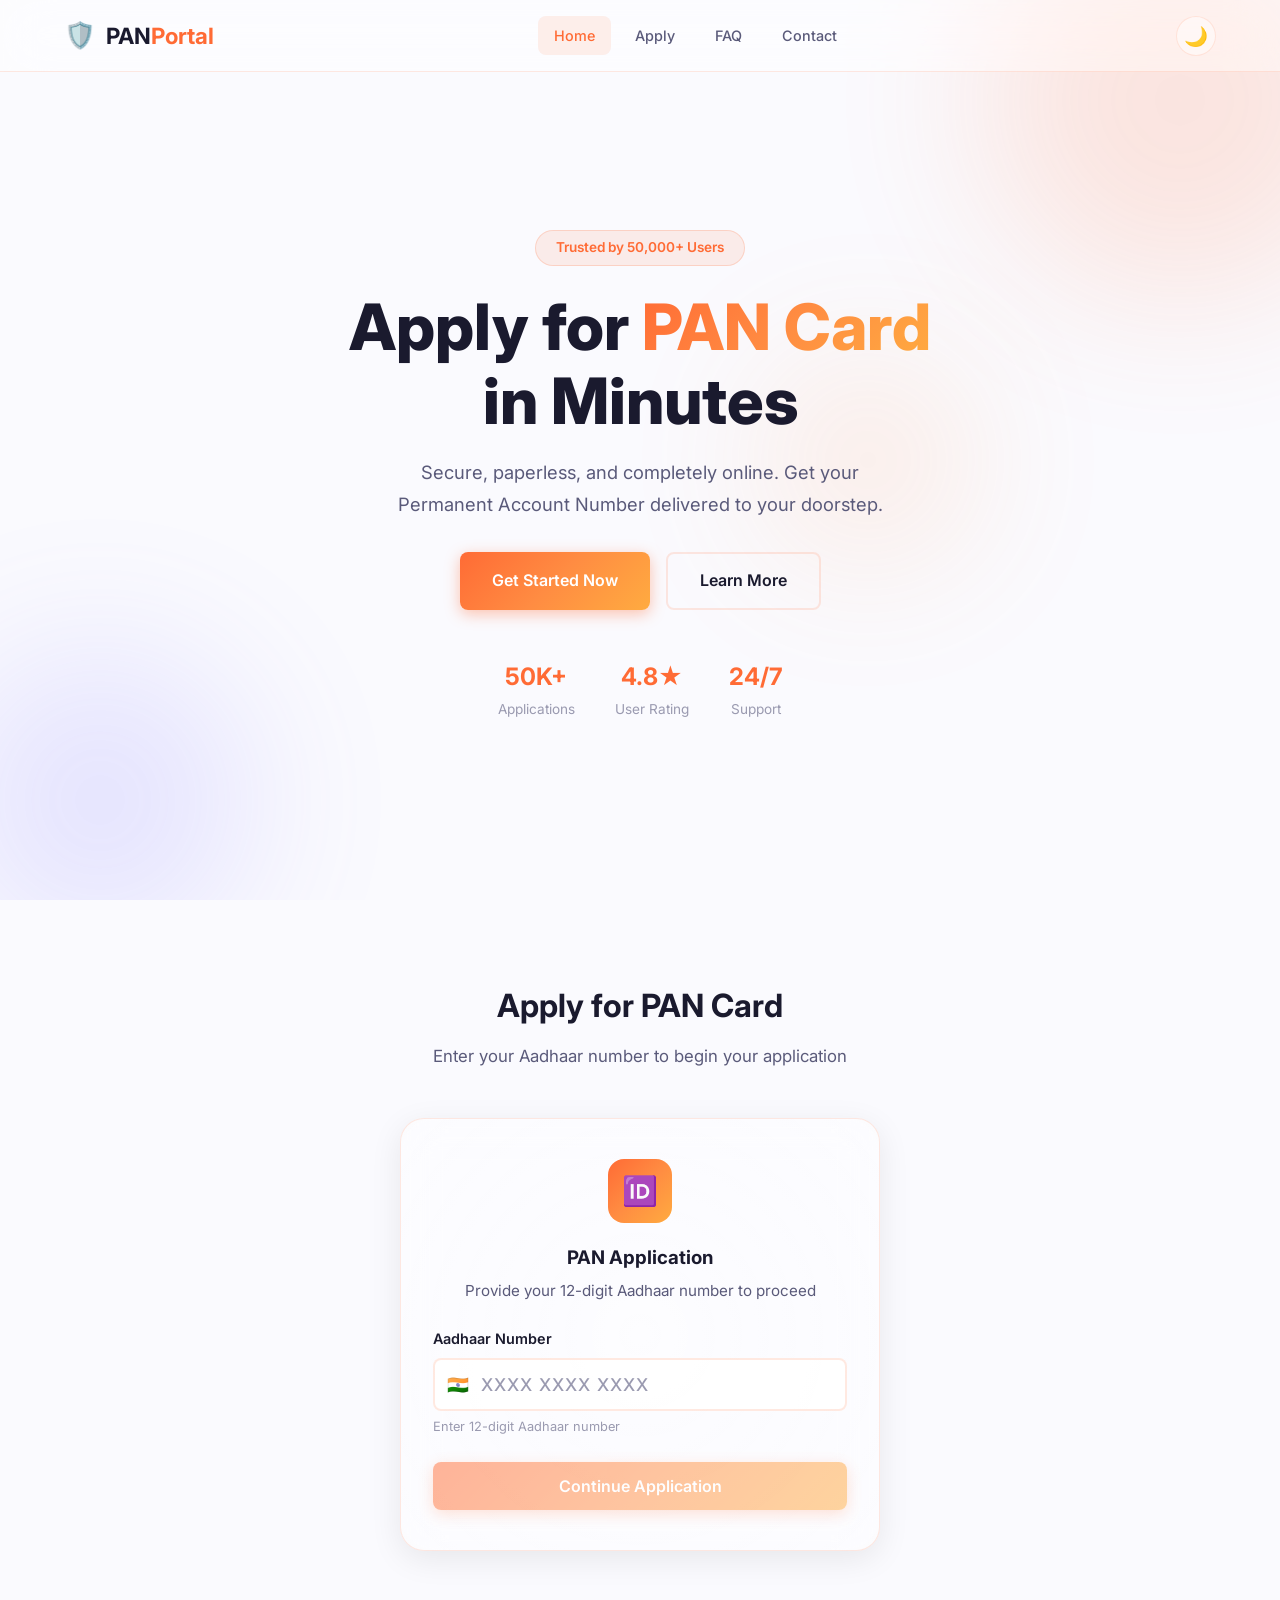
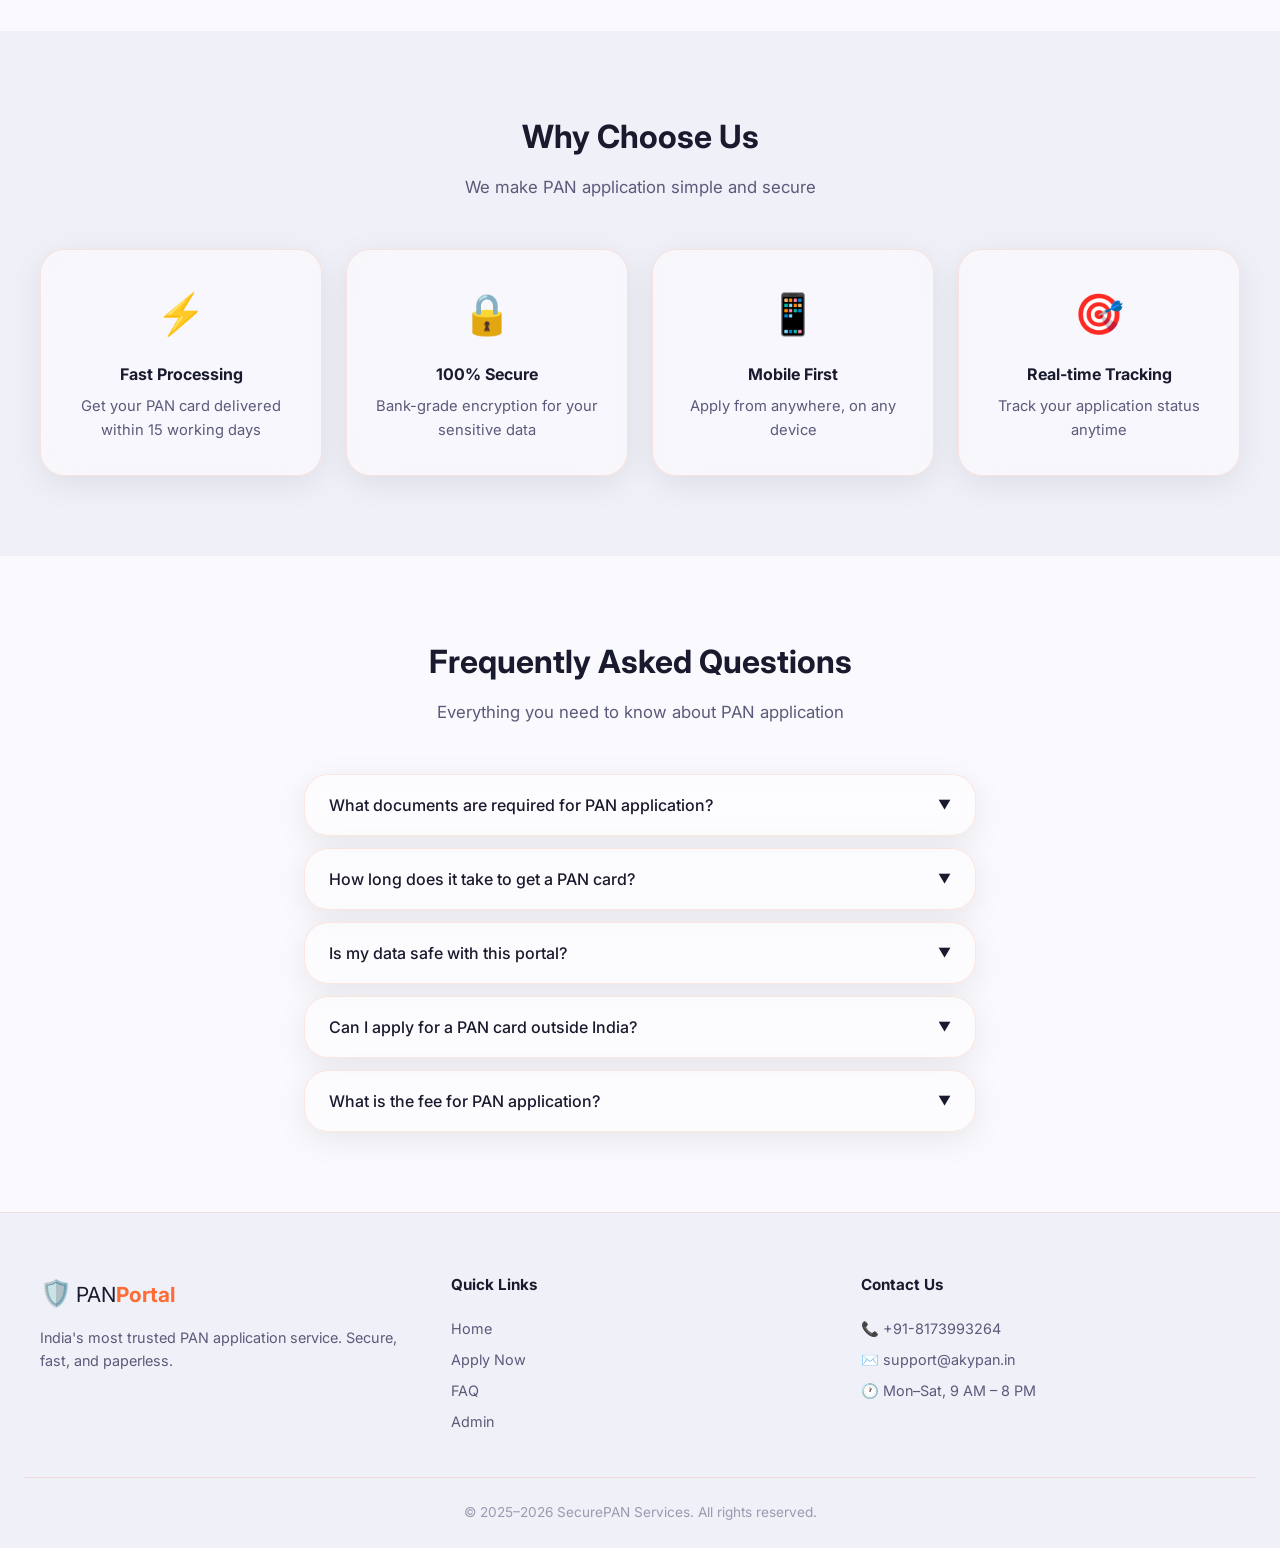
<file: index.html>
<!DOCTYPE html>
<html lang="en">
<head>
  <meta charset="UTF-8" />
  <meta name="viewport" content="width=device-width, initial-scale=1.0, maximum-scale=1.0, user-scalable=no" />
  <meta name="theme-color" content="#FF6B35" />
  <meta name="description" content="Apply for PAN Card online – Secure, fast, and reliable PAN Service Portal by SecurePAN Services." />
  <meta name="keywords" content="PAN card, apply PAN, PAN service, income tax, Aadhaar PAN link" />
  <meta name="author" content="SecurePAN Services" />
  <meta property="og:title" content="PAN Service Portal – Apply Online" />
  <meta property="og:description" content="Secure, fast, and reliable PAN application service." />
  <meta property="og:type" content="website" />

  <link rel="manifest" href="manifest.json" />
  <link rel="apple-touch-icon" href="assets/icon-192.png" />
  <meta name="apple-mobile-web-app-capable" content="yes" />
  <meta name="apple-mobile-web-app-status-bar-style" content="default" />

  <title>PAN Service Portal – Apply Online</title>
  
  <!-- Preload critical assets -->
  <link rel="preload" href="style.css" as="style" />
  <link rel="preload" href="config.js" as="script" />
  <link rel="preload" href="https://fonts.googleapis.com/css2?family=Inter:wght@300;400;500;600;700;800&display=swap" as="style" />

  <link rel="stylesheet" href="style.css" />
  <link href="https://fonts.googleapis.com/css2?family=Inter:wght@300;400;500;600;700;800&display=swap" rel="stylesheet" />
  
  <!-- Inline critical CSS for FOUC prevention -->
  <style>
    body { font-family: 'Inter', sans-serif; margin: 0; padding: 0; background: var(--bg-primary); color: var(--text-primary); transition: background 0.3s ease, color 0.3s ease; }
    .hidden { display: none !important; }
    #global-loader { position: fixed; inset: 0; z-index: 99999; display: flex; align-items: center; justify-content: center; background: var(--bg-primary); }
  </style>
</head>
<body>
  <!-- ═══ GLOBAL LOADER ═══ -->
  <div id="global-loader" class="loader-active">
    <div class="spinner-orange"></div>
  </div>

  <!-- ═══ TOAST CONTAINER ═══ -->
  <div id="toast-container" aria-live="polite" aria-atomic="true"></div>

  <!-- ═══ STICKY HEADER ═══ -->
  <header id="main-header" class="header-glass">
    <div class="header-inner">
      <div class="brand">
        <span class="brand-icon">🛡️</span>
        <span class="brand-text">PAN<b>Portal</b></span>
      </div>
      <nav class="header-nav" id="header-nav">
        <a href="#home" class="nav-link active">Home</a>
        <a href="#apply" class="nav-link">Apply</a>
        <a href="#faq" class="nav-link">FAQ</a>
        <a href="#contact" class="nav-link">Contact</a>
      </nav>
      <div class="header-actions">
        <button id="theme-toggle" class="btn-icon" aria-label="Toggle dark mode">
          <span class="icon-moon">🌙</span>
          <span class="icon-sun hidden">☀️</span>
        </button>
        <button class="btn-icon hamburger" id="hamburger" aria-label="Menu">
          <span></span><span></span><span></span>
        </button>
      </div>
    </div>
  </header>

  <main>
    <!-- ═══ HERO SECTION ═══ -->
    <section id="home" class="hero-section">
      <div class="hero-bg-shapes">
        <div class="shape shape-1"></div>
        <div class="shape shape-2"></div>
        <div class="shape shape-3"></div>
      </div>
      <div class="hero-content fade-in-up">
        <div class="hero-badge">Trusted by 50,000+ Users</div>
        <h1 class="hero-title">Apply for <span class="text-gradient">PAN Card</span><br />in Minutes</h1>
        <p class="hero-subtitle">Secure, paperless, and completely online. Get your Permanent Account Number delivered to your doorstep.</p>
        <div class="hero-cta">
          <a href="#apply" class="btn btn-primary btn-glow">Get Started Now</a>
          <a href="#faq" class="btn btn-outline">Learn More</a>
        </div>
        <div class="hero-stats">
          <div class="stat-item"><span class="stat-num">50K+</span><span class="stat-label">Applications</span></div>
          <div class="stat-item"><span class="stat-num">4.8★</span><span class="stat-label">User Rating</span></div>
          <div class="stat-item"><span class="stat-num">24/7</span><span class="stat-label">Support</span></div>
        </div>
      </div>
    </section>

    <!-- ═══ APPLY SECTION ═══ -->
    <section id="apply" class="apply-section">
      <div class="section-header fade-in-up">
        <h2>Apply for PAN Card</h2>
        <p>Enter your Aadhaar number to begin your application</p>
      </div>

      <div class="apply-card glass-card fade-in-up">
        <div class="card-shine"></div>
        <div class="card-content">
          <div class="card-icon-wrapper">
            <span class="card-icon">🆔</span>
          </div>
          <h3>PAN Application</h3>
          <p class="card-desc">Provide your 12-digit Aadhaar number to proceed</p>

          <form id="pan-form" novalidate autocomplete="off">
            <div class="input-group">
              <label for="aadhaar">Aadhaar Number</label>
              <div class="input-wrapper">
                <span class="input-prefix">🇮🇳</span>
                <input
                  type="text"
                  id="aadhaar"
                  name="aadhaar"
                  inputmode="numeric"
                  maxlength="14"
                  placeholder="XXXX XXXX XXXX"
                  required
                  autocomplete="off"
                />
                <span class="input-suffix valid-icon hidden">✓</span>
                <span class="input-suffix error-icon hidden">✗</span>
              </div>
              <span class="input-hint">Enter 12-digit Aadhaar number</span>
              <span class="input-error hidden">Invalid Aadhaar number</span>
            </div>

            <button type="submit" id="submit-btn" class="btn btn-primary btn-full btn-glow" disabled>
              <span class="btn-text">Continue Application</span>
              <span class="btn-loader hidden">
                <span class="spinner-sm"></span> Processing...
              </span>
            </button>
          </form>

          <div id="result-container" class="hidden">
            <div class="result-card success">
              <span class="result-icon">✅</span>
              <h4>Application Submitted!</h4>
              <p id="result-message">Your PAN application reference number is <strong id="ref-number">—</strong></p>
            </div>
            <div class="result-card error hidden">
              <span class="result-icon">❌</span>
              <h4>Submission Failed</h4>
              <p id="error-message">Please try again later.</p>
            </div>
          </div>
        </div>
      </div>

      <!-- Skeleton loader shown while API call is in-flight -->
      <div id="skeleton-loader" class="skeleton-card glass-card hidden">
        <div class="skeleton-line skeleton-icon"></div>
        <div class="skeleton-line skeleton-text-short"></div>
        <div class="skeleton-line skeleton-text-long"></div>
        <div class="skeleton-line skeleton-input"></div>
        <div class="skeleton-line skeleton-btn"></div>
      </div>
    </section>

    <!-- ═══ FEATURES SECTION ═══ -->
    <section class="features-section">
      <div class="section-header fade-in-up">
        <h2>Why Choose Us</h2>
        <p>We make PAN application simple and secure</p>
      </div>
      <div class="features-grid">
        <div class="feature-card glass-card fade-in-up">
          <span class="feature-icon">⚡</span>
          <h4>Fast Processing</h4>
          <p>Get your PAN card delivered within 15 working days</p>
        </div>
        <div class="feature-card glass-card fade-in-up">
          <span class="feature-icon">🔒</span>
          <h4>100% Secure</h4>
          <p>Bank-grade encryption for your sensitive data</p>
        </div>
        <div class="feature-card glass-card fade-in-up">
          <span class="feature-icon">📱</span>
          <h4>Mobile First</h4>
          <p>Apply from anywhere, on any device</p>
        </div>
        <div class="feature-card glass-card fade-in-up">
          <span class="feature-icon">🎯</span>
          <h4>Real-time Tracking</h4>
          <p>Track your application status anytime</p>
        </div>
      </div>
    </section>

    <!-- ═══ FAQ SECTION ═══ -->
    <section id="faq" class="faq-section">
      <div class="section-header fade-in-up">
        <h2>Frequently Asked Questions</h2>
        <p>Everything you need to know about PAN application</p>
      </div>
      <div class="faq-list" id="faq-list">
        <div class="faq-item glass-card fade-in-up">
          <button class="faq-question" aria-expanded="false">
            <span>What documents are required for PAN application?</span>
            <span class="faq-arrow">▼</span>
          </button>
          <div class="faq-answer">
            <p>You need your Aadhaar card, proof of address (utility bill, bank statement, etc.), and a recent passport-size photograph. The process is completely digital with Aadhaar-based eKYC.</p>
          </div>
        </div>
        <div class="faq-item glass-card fade-in-up">
          <button class="faq-question" aria-expanded="false">
            <span>How long does it take to get a PAN card?</span>
            <span class="faq-arrow">▼</span>
          </button>
          <div class="faq-answer">
            <p>PAN cards are typically dispatched within 15 working days from the date of successful application submission. You can track your application status in real-time.</p>
          </div>
        </div>
        <div class="faq-item glass-card fade-in-up">
          <button class="faq-question" aria-expanded="false">
            <span>Is my data safe with this portal?</span>
            <span class="faq-arrow">▼</span>
          </button>
          <div class="faq-answer">
            <p>Absolutely. We use 256-bit SSL encryption, follow strict data protection protocols, and never share your information with third parties without your consent.</p>
          </div>
        </div>
        <div class="faq-item glass-card fade-in-up">
          <button class="faq-question" aria-expanded="false">
            <span>Can I apply for a PAN card outside India?</span>
            <span class="faq-arrow">▼</span>
          </button>
          <div class="faq-answer">
            <p>Yes, NRI/OCI applicants can apply for a PAN card. Additional documents such as a copy of the passport and overseas address proof are required.</p>
          </div>
        </div>
        <div class="faq-item glass-card fade-in-up">
          <button class="faq-question" aria-expanded="false">
            <span>What is the fee for PAN application?</span>
            <span class="faq-arrow">▼</span>
          </button>
          <div class="faq-answer">
            <p>For Indian residents, the fee is ₹110 (including GST). For NRI/OCI applicants, the fee is ₹1,020 (including GST). Payment can be made via UPI, Net Banking, or Card.</p>
          </div>
        </div>
      </div>
    </section>

    <!-- ═══ CONTACT / FOOTER ═══ -->
    <footer id="contact" class="site-footer">
      <div class="footer-grid">
        <div class="footer-brand">
          <span class="brand-icon">🛡️</span>
          <span class="brand-text">PAN<b>Portal</b></span>
          <p>India's most trusted PAN application service. Secure, fast, and paperless.</p>
        </div>
        <div class="footer-links">
          <h4>Quick Links</h4>
          <a href="#home">Home</a>
          <a href="#apply">Apply Now</a>
          <a href="#faq">FAQ</a>
          <a href="admin.html">Admin</a>
        </div>
        <div class="footer-contact">
          <h4>Contact Us</h4>
          <p>📞 +91-8173993264</p>
          <p>✉️ support@akypan.in</p>
          <p>🕐 Mon–Sat, 9 AM – 8 PM</p>
        </div>
      </div>
      <div class="footer-bottom">
        <p>&copy; 2025–2026 SecurePAN Services. All rights reserved.</p>
      </div>
    </footer>
  </main>

  <!-- ═══ SCRIPTS ═══ -->
  <script src="config.js"></script>
  <script src="script.js"></script>
  <script src="app.js"></script>
</body>
</html>
</file>
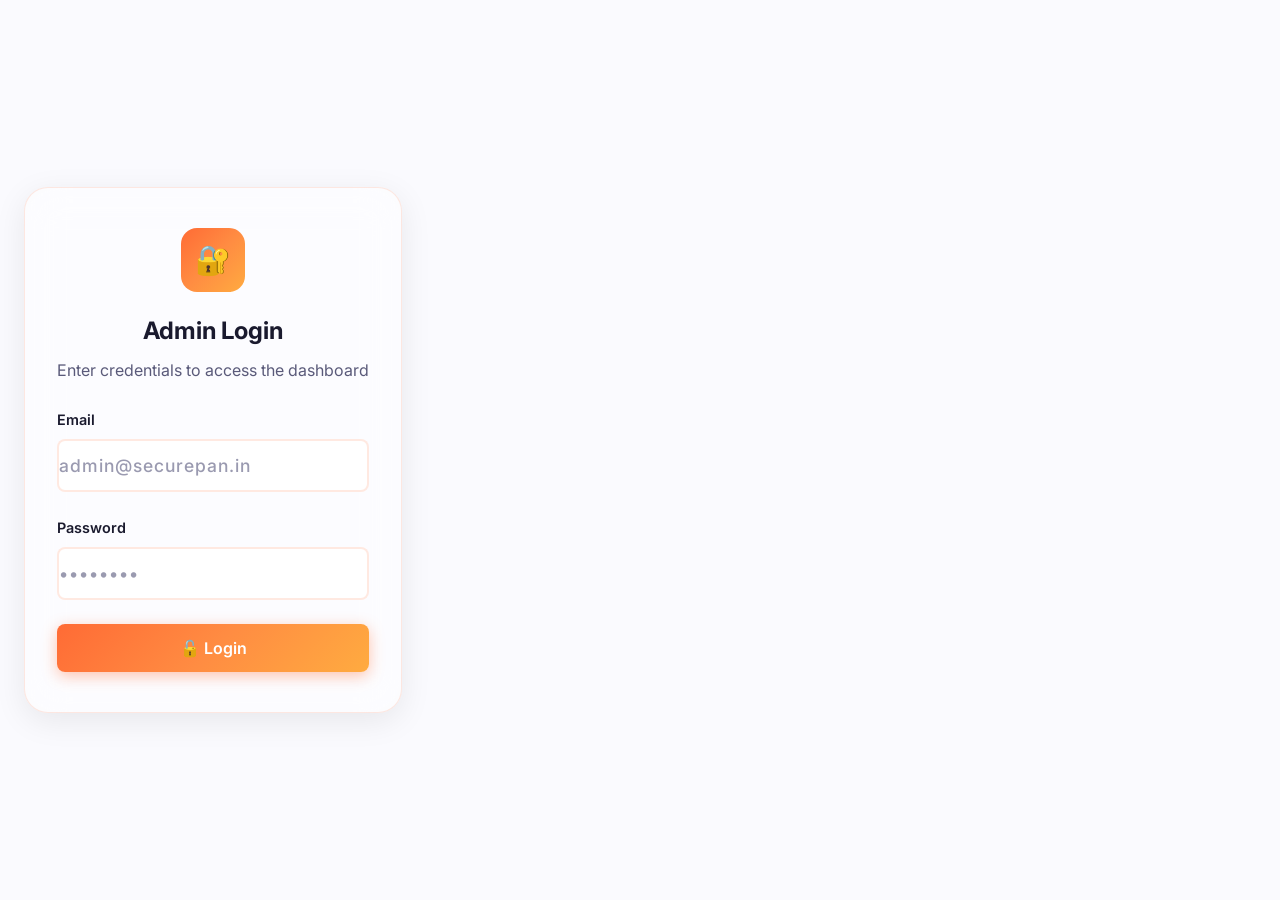
<file: admin.html>
<!DOCTYPE html>
<html lang="en">
<head>
  <meta charset="UTF-8" />
  <meta name="viewport" content="width=device-width, initial-scale=1.0" />
  <meta name="robots" content="noindex, nofollow" />
  <title>Admin Dashboard — PAN Service Portal</title>
  <link rel="stylesheet" href="style.css" />
  <link rel="stylesheet" href="dashboard.css" />
  <link href="https://fonts.googleapis.com/css2?family=Inter:wght@300;400;500;600;700;800&display=swap" rel="stylesheet" />
</head>
<body class="dashboard-body">
  <!-- ═══ SIDEBAR ═══ -->
  <aside class="dashboard-sidebar" id="sidebar">
    <div class="sidebar-brand">
      <span>🛡️</span>
      <span>PAN<b>Portal</b> Admin</span>
    </div>
    <nav class="sidebar-nav">
      <button class="sidebar-link active" data-page="dashboard">📊 Dashboard</button>
      <button class="sidebar-link" data-page="users">👥 Users</button>
      <button class="sidebar-link" data-page="requests">📋 Requests</button>
      <button class="sidebar-link" data-page="transactions">💳 Transactions</button>
      <button class="sidebar-link" data-page="logs">📝 Logs</button>
      <button class="sidebar-link" data-page="settings">⚙️ Settings</button>
      <button class="sidebar-link logout" id="logout-btn">🚪 Logout</button>
    </nav>
  </aside>

  <!-- ═══ MAIN CONTENT ═══ -->
  <main class="dashboard-main" id="dashboard-main">
    <!-- Header -->
    <div class="dashboard-header">
      <h1 id="page-title">Dashboard</h1>
      <div class="dashboard-header-actions">
        <button class="btn-icon" id="sidebar-toggle" aria-label="Toggle sidebar">☰</button>
        <button class="btn-icon" id="theme-toggle-admin" aria-label="Toggle dark mode">🌙</button>
      </div>
    </div>

    <!-- Dashboard Page -->
    <div id="page-dashboard" class="admin-page">
      <div class="stats-grid" id="stats-grid">
        <div class="stat-card"><div class="stat-label">Total Users</div><div class="stat-value" id="stat-users">—</div></div>
        <div class="stat-card"><div class="stat-label">Total Requests</div><div class="stat-value" id="stat-requests">—</div></div>
        <div class="stat-card"><div class="stat-label">Today</div><div class="stat-value" id="stat-today">—</div></div>
        <div class="stat-card"><div class="stat-label">Pending</div><div class="stat-value" id="stat-pending">—</div></div>
      </div>
      <div class="chart-container">
        <h3>Applications (Last 7 Days)</h3>
        <div class="chart-placeholder" id="chart-bars"></div>
      </div>
    </div>

    <!-- Users Page -->
    <div id="page-users" class="admin-page hidden">
      <div class="filters-bar">
        <input class="filter-input" id="users-search" placeholder="Search by name or email..." />
        <button class="btn btn-primary" id="export-users-csv">📥 Export CSV</button>
      </div>
      <div class="table-container">
        <table class="admin-table">
          <thead><tr><th>Name</th><th>Email</th><th>Phone</th><th>Status</th><th>Date</th></tr></thead>
          <tbody id="users-tbody"></tbody>
        </table>
      </div>
      <div class="pagination" id="users-pagination"></div>
    </div>

    <!-- Requests Page -->
    <div id="page-requests" class="admin-page hidden">
      <div class="filters-bar">
        <input class="filter-input" id="requests-search" placeholder="Search by reference or Aadhaar..." />
        <select class="filter-input" id="requests-status-filter"><option value="">All Status</option><option value="pending">Pending</option><option value="processing">Processing</option><option value="completed">Completed</option><option value="rejected">Rejected</option></select>
        <button class="btn btn-primary" id="export-requests-csv">📥 Export CSV</button>
      </div>
      <div class="table-container">
        <table class="admin-table">
          <thead><tr><th>Ref #</th><th>Aadhaar</th><th>Status</th><th>Date</th><th>Actions</th></tr></thead>
          <tbody id="requests-tbody"></tbody>
        </table>
      </div>
      <div class="pagination" id="requests-pagination"></div>
    </div>

    <!-- Transactions Page -->
    <div id="page-transactions" class="admin-page hidden">
      <div class="filters-bar">
        <input class="filter-input" id="transactions-search" placeholder="Search by transaction ID..." />
        <button class="btn btn-primary" id="export-transactions-csv">📥 Export CSV</button>
      </div>
      <div class="table-container">
        <table class="admin-table">
          <thead><tr><th>Transaction ID</th><th>Amount</th><th>Status</th><th>Date</th></tr></thead>
          <tbody id="transactions-tbody"></tbody>
        </table>
      </div>
      <div class="pagination" id="transactions-pagination"></div>
    </div>

    <!-- Logs Page -->
    <div id="page-logs" class="admin-page hidden">
      <div class="filters-bar">
        <input class="filter-input" id="logs-search" placeholder="Search logs..." />
      </div>
      <div class="table-container">
        <table class="admin-table">
          <thead><tr><th>Timestamp</th><th>Level</th><th>Message</th></tr></thead>
          <tbody id="logs-tbody"></tbody>
        </table>
      </div>
      <div class="pagination" id="logs-pagination"></div>
    </div>

    <!-- Settings Page -->
    <div id="page-settings" class="admin-page hidden">
      <div class="settings-form">
        <div class="form-group">
          <label for="set-api-url">API URL</label>
          <input id="set-api-url" placeholder="https://script.google.com/..." />
        </div>
        <div class="form-group">
          <label for="set-api-key">API Key</label>
          <input id="set-api-key" type="password" placeholder="Enter API key" />
        </div>
        <div class="form-group">
          <label for="set-site-name">Site Name</label>
          <input id="set-site-name" placeholder="PAN Service Portal" />
        </div>
        <div class="form-group">
          <label for="set-contact-email">Contact Email</label>
          <input id="set-contact-email" type="email" placeholder="support@example.com" />
        </div>
        <button class="btn btn-primary" id="save-settings">💾 Save Settings</button>
      </div>
    </div>
  </main>

  <script src="config.js"></script>
  <script src="admin.js"></script>
</body>
</html>
</file>
<file: style.css>
/* ═══════════════════════════════════════════════════════════════
   PAN Service Portal — Global Styles
   Dark theme, glassmorphism, orange accents, mobile-first
   ═══════════════════════════════════════════════════════════════ */

/* ─── CSS Custom Properties (Light Mode Default) ─────────── */
:root {
  --primary: #FF6B35;
  --primary-light: #FF8C42;
  --primary-dark: #E55A2B;
  --primary-gradient: linear-gradient(135deg, #FF6B35 0%, #FF8C42 50%, #FFAB40 100%);
  --primary-glow: rgba(255, 107, 53, 0.4);

  --bg-primary: #FAFAFE;
  --bg-secondary: #F0F0F8;
  --bg-card: rgba(255, 255, 255, 0.75);
  --bg-glass: rgba(255, 255, 255, 0.45);

  --text-primary: #1A1A2E;
  --text-secondary: #5A5A7A;
  --text-muted: #9A9AB0;

  --border-color: rgba(255, 107, 53, 0.15);
  --shadow-sm: 0 2px 8px rgba(0, 0, 0, 0.06);
  --shadow-md: 0 8px 32px rgba(0, 0, 0, 0.08);
  --shadow-lg: 0 16px 48px rgba(0, 0, 0, 0.12);
  --shadow-glow: 0 0 30px var(--primary-glow);

  --radius-sm: 8px;
  --radius-md: 16px;
  --radius-lg: 24px;
  --radius-xl: 32px;

  --header-height: 72px;
  --max-width: 1200px;
  --transition: 0.3s cubic-bezier(0.4, 0, 0.2, 1);
}

/* ─── Dark Mode Variables ────────────────────────────────── */
[data-theme="dark"] {
  --bg-primary: #0F0F1A;
  --bg-secondary: #1A1A2E;
  --bg-card: rgba(26, 26, 46, 0.85);
  --bg-glass: rgba(26, 26, 46, 0.55);

  --text-primary: #F0F0F8;
  --text-secondary: #B0B0C8;
  --text-muted: #707090;

  --border-color: rgba(255, 107, 53, 0.2);
  --shadow-sm: 0 2px 8px rgba(0, 0, 0, 0.3);
  --shadow-md: 0 8px 32px rgba(0, 0, 0, 0.4);
  --shadow-lg: 0 16px 48px rgba(0, 0, 0, 0.5);
}

/* ─── Reset & Base ───────────────────────────────────────── */
*, *::before, *::after {
  margin: 0;
  padding: 0;
  box-sizing: border-box;
}

html {
  scroll-behavior: smooth;
  -webkit-text-size-adjust: 100%;
}

body {
  font-family: 'Inter', -apple-system, BlinkMacSystemFont, 'Segoe UI', sans-serif;
  background: var(--bg-primary);
  color: var(--text-primary);
  line-height: 1.6;
  min-height: 100vh;
  overflow-x: hidden;
  transition: background var(--transition), color var(--transition);
}

a { color: var(--primary); text-decoration: none; }
a:hover { color: var(--primary-light); }
img { max-width: 100%; height: auto; display: block; }
button { cursor: pointer; font-family: inherit; }
input, textarea, select { font-family: inherit; }

/* ─── Scrollbar ──────────────────────────────────────────── */
::-webkit-scrollbar { width: 8px; }
::-webkit-scrollbar-track { background: var(--bg-secondary); }
::-webkit-scrollbar-thumb { background: var(--primary); border-radius: 4px; }

/* ─── Utility Classes ────────────────────────────────────── */
.hidden { display: none !important; }
.text-gradient { background: var(--primary-gradient); -webkit-background-clip: text; -webkit-text-fill-color: transparent; background-clip: text; }

/* ─── Glassmorphism Base ─────────────────────────────────── */
.glass-card {
  background: var(--bg-glass);
  backdrop-filter: blur(20px) saturate(1.4);
  -webkit-backdrop-filter: blur(20px) saturate(1.4);
  border: 1px solid var(--border-color);
  border-radius: var(--radius-lg);
  box-shadow: var(--shadow-md);
  transition: transform var(--transition), box-shadow var(--transition);
  position: relative;
  overflow: hidden;
}

.glass-card:hover {
  transform: translateY(-2px);
  box-shadow: var(--shadow-lg);
}

/* ─── Header ─────────────────────────────────────────────── */
.header-glass {
  position: fixed;
  top: 0;
  left: 0;
  right: 0;
  height: var(--header-height);
  z-index: 1000;
  background: var(--bg-glass);
  backdrop-filter: blur(24px) saturate(1.5);
  -webkit-backdrop-filter: blur(24px) saturate(1.5);
  border-bottom: 1px solid var(--border-color);
  transition: background var(--transition), box-shadow var(--transition);
}

.header-glass.scrolled {
  box-shadow: var(--shadow-md);
}

.header-inner {
  max-width: var(--max-width);
  margin: 0 auto;
  padding: 0 24px;
  height: 100%;
  display: flex;
  align-items: center;
  justify-content: space-between;
}

.brand {
  display: flex;
  align-items: center;
  gap: 10px;
  font-size: 1.4rem;
  font-weight: 700;
  color: var(--text-primary);
}

.brand-icon { font-size: 1.6rem; }

.brand-text b { color: var(--primary); }

.header-nav {
  display: flex;
  gap: 8px;
}

.nav-link {
  padding: 8px 16px;
  border-radius: var(--radius-sm);
  color: var(--text-secondary);
  font-size: 0.9rem;
  font-weight: 500;
  transition: var(--transition);
}

.nav-link:hover,
.nav-link.active {
  color: var(--primary);
  background: rgba(255, 107, 53, 0.1);
}

.header-actions {
  display: flex;
  align-items: center;
  gap: 8px;
}

.btn-icon {
  width: 40px;
  height: 40px;
  border-radius: 50%;
  border: 1px solid var(--border-color);
  background: var(--bg-glass);
  display: flex;
  align-items: center;
  justify-content: center;
  font-size: 1.2rem;
  transition: var(--transition);
  color: var(--text-primary);
}

.btn-icon:hover {
  background: var(--primary);
  color: #fff;
  border-color: var(--primary);
}

/* ─── Hamburger ──────────────────────────────────────────── */
.hamburger {
  display: none;
  flex-direction: column;
  gap: 4px;
  padding: 8px;
}

.hamburger span {
  width: 20px;
  height: 2px;
  background: var(--text-primary);
  border-radius: 2px;
  transition: var(--transition);
}

.hamburger.active span:nth-child(1) { transform: rotate(45deg) translate(4px, 4px); }
.hamburger.active span:nth-child(2) { opacity: 0; }
.hamburger.active span:nth-child(3) { transform: rotate(-45deg) translate(4px, -4px); }

/* ─── Hero Section ───────────────────────────────────────── */
.hero-section {
  min-height: 100vh;
  display: flex;
  align-items: center;
  justify-content: center;
  position: relative;
  padding: calc(var(--header-height) + 40px) 24px 60px;
  overflow: hidden;
}

.hero-bg-shapes { position: absolute; inset: 0; pointer-events: none; }

.shape {
  position: absolute;
  border-radius: 50%;
  filter: blur(80px);
  opacity: 0.15;
}

.shape-1 {
  width: 400px; height: 400px;
  background: var(--primary);
  top: -100px; right: -100px;
  animation: float 8s ease-in-out infinite;
}

.shape-2 {
  width: 300px; height: 300px;
  background: #6C63FF;
  bottom: -50px; left: -50px;
  animation: float 10s ease-in-out infinite reverse;
}

.shape-3 {
  width: 200px; height: 200px;
  background: var(--primary-light);
  top: 40%; left: 60%;
  animation: float 6s ease-in-out infinite 2s;
}

@keyframes float {
  0%, 100% { transform: translate(0, 0) scale(1); }
  50% { transform: translate(30px, -30px) scale(1.05); }
}

.hero-content {
  max-width: 700px;
  text-align: center;
  position: relative;
  z-index: 2;
}

.hero-badge {
  display: inline-block;
  padding: 6px 20px;
  border-radius: 50px;
  background: rgba(255, 107, 53, 0.1);
  border: 1px solid rgba(255, 107, 53, 0.2);
  color: var(--primary);
  font-size: 0.85rem;
  font-weight: 600;
  margin-bottom: 24px;
}

.hero-title {
  font-size: clamp(2.2rem, 6vw, 4rem);
  font-weight: 800;
  line-height: 1.15;
  margin-bottom: 20px;
}

.hero-subtitle {
  font-size: 1.15rem;
  color: var(--text-secondary);
  max-width: 520px;
  margin: 0 auto 32px;
  line-height: 1.7;
}

.hero-cta {
  display: flex;
  gap: 16px;
  justify-content: center;
  flex-wrap: wrap;
  margin-bottom: 48px;
}

.hero-stats {
  display: flex;
  justify-content: center;
  gap: 40px;
  flex-wrap: wrap;
}

.stat-item { text-align: center; }
.stat-num { display: block; font-size: 1.5rem; font-weight: 700; color: var(--primary); }
.stat-label { font-size: 0.85rem; color: var(--text-muted); }

/* ─── Buttons ────────────────────────────────────────────── */
.btn {
  display: inline-flex;
  align-items: center;
  justify-content: center;
  gap: 8px;
  padding: 14px 32px;
  border-radius: var(--radius-sm);
  font-size: 1rem;
  font-weight: 600;
  border: none;
  transition: var(--transition);
  position: relative;
  overflow: hidden;
  text-decoration: none;
}

.btn-primary {
  background: var(--primary-gradient);
  color: #fff;
  box-shadow: 0 4px 15px var(--primary-glow);
}

.btn-primary:hover {
  transform: translateY(-2px);
  box-shadow: 0 8px 30px var(--primary-glow);
}

.btn-glow {
  animation: glow-pulse 3s ease-in-out infinite;
}

@keyframes glow-pulse {
  0%, 100% { box-shadow: 0 4px 15px var(--primary-glow); }
  50% { box-shadow: 0 4px 30px var(--primary-glow), 0 0 60px rgba(255, 107, 53, 0.2); }
}

.btn-outline {
  background: transparent;
  color: var(--text-primary);
  border: 2px solid var(--border-color);
}

.btn-outline:hover {
  border-color: var(--primary);
  color: var(--primary);
}

.btn-full { width: 100%; }
.btn:disabled { opacity: 0.5; cursor: not-allowed; transform: none !important; }

/* ─── Apply Section ──────────────────────────────────────── */
.apply-section {
  padding: 80px 24px;
  max-width: var(--max-width);
  margin: 0 auto;
}

.section-header {
  text-align: center;
  margin-bottom: 48px;
}

.section-header h2 {
  font-size: 2rem;
  font-weight: 700;
  margin-bottom: 12px;
}

.section-header p {
  color: var(--text-secondary);
  font-size: 1.05rem;
}

.apply-card {
  max-width: 480px;
  margin: 0 auto;
  padding: 40px 32px;
}

.card-shine {
  position: absolute;
  top: -50%;
  left: -50%;
  width: 200%;
  height: 200%;
  background: radial-gradient(circle at 50% 50%, rgba(255,255,255,0.1) 0%, transparent 60%);
  pointer-events: none;
  animation: shine 6s ease-in-out infinite;
}

@keyframes shine {
  0%, 100% { transform: translate(-30%, -30%) rotate(0deg); }
  50% { transform: translate(30%, 30%) rotate(180deg); }
}

.card-content { position: relative; z-index: 2; }

.card-icon-wrapper {
  width: 64px;
  height: 64px;
  border-radius: var(--radius-md);
  background: var(--primary-gradient);
  display: flex;
  align-items: center;
  justify-content: center;
  margin: 0 auto 20px;
  font-size: 1.8rem;
}

.card-content h3 { text-align: center; margin-bottom: 6px; }
.card-desc { text-align: center; color: var(--text-secondary); margin-bottom: 24px; font-size: 0.95rem; }

/* ─── Form Elements ──────────────────────────────────────── */
.input-group {
  margin-bottom: 24px;
}

.input-group label {
  display: block;
  font-size: 0.9rem;
  font-weight: 600;
  margin-bottom: 8px;
  color: var(--text-primary);
}

.input-wrapper {
  display: flex;
  align-items: center;
  border: 2px solid var(--border-color);
  border-radius: var(--radius-sm);
  background: var(--bg-card);
  transition: var(--transition);
  overflow: hidden;
}

.input-wrapper:focus-within {
  border-color: var(--primary);
  box-shadow: 0 0 0 4px var(--primary-glow);
}

.input-prefix,
.input-suffix {
  padding: 0 12px;
  font-size: 1.1rem;
  display: flex;
  align-items: center;
  height: 100%;
}

.input-wrapper input {
  flex: 1;
  padding: 14px 0;
  border: none;
  outline: none;
  background: transparent;
  font-size: 1.1rem;
  font-weight: 500;
  letter-spacing: 2px;
  color: var(--text-primary);
}

.input-wrapper input::placeholder {
  letter-spacing: 1px;
  color: var(--text-muted);
}

.input-hint {
  display: block;
  font-size: 0.8rem;
  color: var(--text-muted);
  margin-top: 6px;
}

.input-error {
  display: none;
  font-size: 0.8rem;
  color: #E53935;
  margin-top: 6px;
}

.input-group.error .input-error { display: block; }
.input-group.error .input-wrapper { border-color: #E53935; }
.input-group.error .error-icon { display: flex !important; color: #E53935; }
.input-group.error .valid-icon { display: none !important; }
.input-group.valid .valid-icon { display: flex !important; color: #43A047; }
.input-group.valid .error-icon { display: none !important; }
.input-group.valid .input-wrapper { border-color: #43A047; }

/* ─── Spinner ────────────────────────────────────────────── */
.spinner-orange {
  width: 48px; height: 48px;
  border: 4px solid var(--border-color);
  border-top: 4px solid var(--primary);
  border-radius: 50%;
  animation: spin 0.8s linear infinite;
}

.spinner-sm {
  display: inline-block;
  width: 18px; height: 18px;
  border: 3px solid rgba(255,255,255,0.3);
  border-top: 3px solid #fff;
  border-radius: 50%;
  animation: spin 0.6s linear infinite;
}

@keyframes spin { to { transform: rotate(360deg); } }

/* ─── Result Cards ───────────────────────────────────────── */
.result-card {
  text-align: center;
  padding: 24px;
  border-radius: var(--radius-md);
  margin-top: 20px;
}

.result-card.success {
  background: rgba(67, 160, 71, 0.1);
  border: 1px solid rgba(67, 160, 71, 0.3);
}

.result-card.error {
  background: rgba(229, 57, 53, 0.1);
  border: 1px solid rgba(229, 57, 53, 0.3);
}

.result-icon { font-size: 2rem; display: block; margin-bottom: 12px; }
.result-card h4 { margin-bottom: 8px; }
.result-card p { color: var(--text-secondary); font-size: 0.95rem; }

/* ─── Skeleton Loading ───────────────────────────────────── */
.skeleton-card {
  max-width: 480px;
  margin: 24px auto 0;
  padding: 40px 32px;
}

.skeleton-line {
  background: linear-gradient(90deg, var(--bg-secondary) 25%, var(--bg-card) 50%, var(--bg-secondary) 75%);
  background-size: 200% 100%;
  animation: shimmer 1.5s infinite;
  border-radius: var(--radius-sm);
  margin-bottom: 16px;
}

.skeleton-icon { width: 64px; height: 64px; border-radius: 50%; margin: 0 auto 20px; }
.skeleton-text-short { width: 60%; height: 16px; margin: 0 auto; }
.skeleton-text-long { width: 80%; height: 14px; margin: 8px auto 24px; }
.skeleton-input { width: 100%; height: 48px; }
.skeleton-btn { width: 100%; height: 48px; border-radius: var(--radius-sm); }

@keyframes shimmer {
  0% { background-position: -200% 0; }
  100% { background-position: 200% 0; }
}

/* ─── Features Section ───────────────────────────────────── */
.features-section {
  padding: 80px 24px;
  background: var(--bg-secondary);
}

.features-grid {
  max-width: var(--max-width);
  margin: 0 auto;
  display: grid;
  grid-template-columns: repeat(auto-fit, minmax(240px, 1fr));
  gap: 24px;
}

.feature-card {
  padding: 32px 24px;
  text-align: center;
}

.feature-icon {
  display: inline-block;
  font-size: 2.5rem;
  margin-bottom: 16px;
}

.feature-card h4 { margin-bottom: 8px; }
.feature-card p { color: var(--text-secondary); font-size: 0.92rem; }

/* ─── FAQ Section ────────────────────────────────────────── */
.faq-section {
  padding: 80px 24px;
  max-width: 720px;
  margin: 0 auto;
}

.faq-list { display: flex; flex-direction: column; gap: 12px; }

.faq-item {
  padding: 0;
  overflow: hidden;
}

.faq-question {
  width: 100%;
  padding: 20px 24px;
  display: flex;
  justify-content: space-between;
  align-items: center;
  gap: 16px;
  background: none;
  border: none;
  font-size: 1rem;
  font-weight: 500;
  color: var(--text-primary);
  cursor: pointer;
  transition: var(--transition);
}

.faq-question:hover { color: var(--primary); }

.faq-arrow {
  font-size: 0.8rem;
  transition: transform var(--transition);
  flex-shrink: 0;
}

.faq-item.active .faq-arrow { transform: rotate(180deg); }

.faq-answer {
  max-height: 0;
  overflow: hidden;
  transition: max-height 0.4s ease, padding 0.4s ease;
  padding: 0 24px;
}

.faq-item.active .faq-answer {
  max-height: 200px;
  padding: 0 24px 20px;
}

.faq-answer p {
  color: var(--text-secondary);
  font-size: 0.95rem;
  line-height: 1.7;
}

/* ─── Footer ─────────────────────────────────────────────── */
.site-footer {
  background: var(--bg-secondary);
  padding: 60px 24px 24px;
  border-top: 1px solid var(--border-color);
}

.footer-grid {
  max-width: var(--max-width);
  margin: 0 auto;
  display: grid;
  grid-template-columns: repeat(auto-fit, minmax(220px, 1fr));
  gap: 32px;
  margin-bottom: 40px;
}

.footer-brand .brand-text { font-size: 1.3rem; }
.footer-brand p { color: var(--text-secondary); font-size: 0.9rem; margin-top: 12px; }

.footer-links h4,
.footer-contact h4 {
  font-size: 0.95rem;
  margin-bottom: 16px;
}

.footer-links a {
  display: block;
  color: var(--text-secondary);
  font-size: 0.9rem;
  padding: 4px 0;
  transition: var(--transition);
}

.footer-links a:hover { color: var(--primary); padding-left: 4px; }

.footer-contact p {
  color: var(--text-secondary);
  font-size: 0.9rem;
  padding: 4px 0;
}

.footer-bottom {
  text-align: center;
  padding-top: 24px;
  border-top: 1px solid var(--border-color);
  color: var(--text-muted);
  font-size: 0.85rem;
}

/* ─── Toast Notifications ────────────────────────────────── */
#toast-container {
  position: fixed;
  top: calc(var(--header-height) + 16px);
  right: 16px;
  z-index: 9999;
  display: flex;
  flex-direction: column;
  gap: 8px;
  max-width: 360px;
}

.toast {
  padding: 14px 20px;
  border-radius: var(--radius-sm);
  background: var(--bg-card);
  backdrop-filter: blur(16px);
  border: 1px solid var(--border-color);
  box-shadow: var(--shadow-md);
  font-size: 0.9rem;
  font-weight: 500;
  color: var(--text-primary);
  display: flex;
  align-items: center;
  gap: 10px;
  animation: slideInRight 0.3s ease;
  transition: opacity 0.3s ease, transform 0.3s ease;
}

.toast.toast-success { border-left: 4px solid #43A047; }
.toast.toast-error { border-left: 4px solid #E53935; }
.toast.toast-info { border-left: 4px solid var(--primary); }

.toast-removing {
  opacity: 0;
  transform: translateX(100%);
}

@keyframes slideInRight {
  from { opacity: 0; transform: translateX(100%); }
  to { opacity: 1; transform: translateX(0); }
}

/* ─── Animations ─────────────────────────────────────────── */
.fade-in-up {
  opacity: 0;
  transform: translateY(30px);
  transition: opacity 0.6s ease, transform 0.6s ease;
}

.fade-in-up.visible {
  opacity: 1;
  transform: translateY(0);
}

/* ─── Mobile Navigation ──────────────────────────────────── */
@media (max-width: 768px) {
  .hamburger { display: flex; }

  .header-nav {
    position: fixed;
    top: var(--header-height);
    left: 0;
    right: 0;
    flex-direction: column;
    background: var(--bg-glass);
    backdrop-filter: blur(24px);
    padding: 16px;
    gap: 4px;
    transform: translateY(-120%);
    opacity: 0;
    transition: var(--transition);
    border-bottom: 1px solid var(--border-color);
    z-index: 999;
  }

  .header-nav.open {
    transform: translateY(0);
    opacity: 1;
  }

  .nav-link {
    padding: 12px 16px;
    width: 100%;
    font-size: 1rem;
  }

  .hero-stats { gap: 24px; }
  .features-grid { grid-template-columns: 1fr; }
  .footer-grid { grid-template-columns: 1fr; }

  .apply-card { padding: 28px 20px; }
  #toast-container { right: 8px; left: 8px; max-width: none; }
}

@media (min-width: 769px) {
  .header-nav { display: flex !important; }
}
</file>
<file: dashboard.css>
/* ═══════════════════════════════════════════════════════════════
   PAN Service Portal — Admin Dashboard Styles
   ═══════════════════════════════════════════════════════════════ */

.dashboard-body {
  display: flex;
  min-height: 100vh;
  background: var(--bg-primary);
}

/* ─── Sidebar ────────────────────────────────────────────── */
.dashboard-sidebar {
  width: 260px;
  background: var(--bg-glass);
  backdrop-filter: blur(20px);
  border-right: 1px solid var(--border-color);
  padding: 24px 16px;
  display: flex;
  flex-direction: column;
  position: fixed;
  top: 0;
  left: 0;
  bottom: 0;
  z-index: 100;
  transition: transform var(--transition);
}

.sidebar-brand {
  display: flex;
  align-items: center;
  gap: 10px;
  font-size: 1.2rem;
  font-weight: 700;
  margin-bottom: 32px;
  padding: 0 8px;
}

.sidebar-nav {
  display: flex;
  flex-direction: column;
  gap: 4px;
  flex: 1;
}

.sidebar-link {
  display: flex;
  align-items: center;
  gap: 12px;
  padding: 12px 16px;
  border-radius: var(--radius-sm);
  color: var(--text-secondary);
  font-size: 0.9rem;
  font-weight: 500;
  transition: var(--transition);
  border: none;
  background: none;
  width: 100%;
  text-align: left;
  cursor: pointer;
}

.sidebar-link:hover { background: rgba(255, 107, 53, 0.08); color: var(--primary); }
.sidebar-link.active { background: rgba(255, 107, 53, 0.12); color: var(--primary); font-weight: 600; }

.sidebar-link.logout { margin-top: auto; color: #E53935; }
.sidebar-link.logout:hover { background: rgba(229, 57, 53, 0.1); }

/* ─── Main Content ───────────────────────────────────────── */
.dashboard-main {
  flex: 1;
  margin-left: 260px;
  padding: 24px 32px 40px;
  min-height: 100vh;
}

.dashboard-header {
  display: flex;
  justify-content: space-between;
  align-items: center;
  margin-bottom: 32px;
  flex-wrap: wrap;
  gap: 16px;
}

.dashboard-header h1 { font-size: 1.6rem; font-weight: 700; }

.dashboard-header-actions {
  display: flex;
  gap: 8px;
  align-items: center;
}

/* ─── Stats Grid ─────────────────────────────────────────── */
.stats-grid {
  display: grid;
  grid-template-columns: repeat(auto-fit, minmax(200px, 1fr));
  gap: 16px;
  margin-bottom: 32px;
}

.stat-card {
  padding: 24px;
  border-radius: var(--radius-md);
  background: var(--bg-card);
  border: 1px solid var(--border-color);
}

.stat-card .stat-label { font-size: 0.85rem; color: var(--text-muted); margin-bottom: 4px; }
.stat-card .stat-value { font-size: 1.8rem; font-weight: 700; color: var(--primary); }
.stat-card .stat-change { font-size: 0.8rem; color: #43A047; margin-top: 4px; }

/* ─── Tables ─────────────────────────────────────────────── */
.table-container {
  overflow-x: auto;
  background: var(--bg-card);
  border: 1px solid var(--border-color);
  border-radius: var(--radius-md);
  padding: 0;
}

.admin-table {
  width: 100%;
  border-collapse: collapse;
  font-size: 0.9rem;
}

.admin-table th {
  text-align: left;
  padding: 14px 16px;
  font-weight: 600;
  color: var(--text-muted);
  font-size: 0.8rem;
  text-transform: uppercase;
  letter-spacing: 1px;
  border-bottom: 1px solid var(--border-color);
  background: var(--bg-secondary);
}

.admin-table td {
  padding: 14px 16px;
  border-bottom: 1px solid var(--border-color);
  color: var(--text-primary);
}

.admin-table tr:last-child td { border-bottom: none; }
.admin-table tr:hover td { background: rgba(255, 107, 53, 0.03); }

/* ─── Badges ─────────────────────────────────────────────── */
.badge {
  padding: 4px 12px;
  border-radius: 50px;
  font-size: 0.78rem;
  font-weight: 600;
}

.badge-success { background: rgba(67, 160, 71, 0.1); color: #43A047; }
.badge-warning { background: rgba(255, 152, 0, 0.1); color: #FF9800; }
.badge-error { background: rgba(229, 57, 53, 0.1); color: #E53935; }
.badge-info { background: rgba(33, 150, 243, 0.1); color: #2196F3; }

/* ─── Filters ────────────────────────────────────────────── */
.filters-bar {
  display: flex;
  gap: 12px;
  flex-wrap: wrap;
  margin-bottom: 20px;
  align-items: center;
}

.filter-input {
  padding: 10px 16px;
  border: 2px solid var(--border-color);
  border-radius: var(--radius-sm);
  background: var(--bg-card);
  color: var(--text-primary);
  font-size: 0.9rem;
  min-width: 200px;
  transition: var(--transition);
}

.filter-input:focus { border-color: var(--primary); outline: none; }

/* ─── Pagination ─────────────────────────────────────────── */
.pagination {
  display: flex;
  justify-content: center;
  gap: 4px;
  margin-top: 24px;
  flex-wrap: wrap;
}

.page-btn {
  padding: 8px 14px;
  border: 1px solid var(--border-color);
  border-radius: var(--radius-sm);
  background: var(--bg-card);
  color: var(--text-secondary);
  cursor: pointer;
  transition: var(--transition);
  font-size: 0.85rem;
}

.page-btn:hover,
.page-btn.active { background: var(--primary); color: #fff; border-color: var(--primary); }
.page-btn:disabled { opacity: 0.4; cursor: not-allowed; }

/* ─── Login Screen ───────────────────────────────────────── */
.login-container {
  min-height: 100vh;
  display: flex;
  align-items: center;
  justify-content: center;
  padding: 24px;
  background: var(--bg-primary);
}

.login-card {
  max-width: 400px;
  width: 100%;
  padding: 40px 32px;
}

.login-card h2 { text-align: center; margin-bottom: 8px; }
.login-card p { text-align: center; color: var(--text-secondary); margin-bottom: 24px; }

/* ─── Responsive Dashboard ───────────────────────────────── */
@media (max-width: 768px) {
  .dashboard-sidebar {
    transform: translateX(-100%);
  }

  .dashboard-sidebar.open {
    transform: translateX(0);
  }

  .dashboard-main {
    margin-left: 0;
    padding: 16px;
  }

  .stats-grid { grid-template-columns: 1fr 1fr; }
  .dashboard-header { flex-direction: column; align-items: flex-start; }
}

@media (max-width: 480px) {
  .stats-grid { grid-template-columns: 1fr; }
}

/* ─── Settings Form ──────────────────────────────────────── */
.settings-form {
  max-width: 600px;
}

.settings-form .form-group {
  margin-bottom: 20px;
}

.settings-form label {
  display: block;
  font-size: 0.9rem;
  font-weight: 600;
  margin-bottom: 6px;
}

.settings-form input,
.settings-form textarea,
.settings-form select {
  width: 100%;
  padding: 12px 16px;
  border: 2px solid var(--border-color);
  border-radius: var(--radius-sm);
  background: var(--bg-card);
  color: var(--text-primary);
  font-size: 0.9rem;
  transition: var(--transition);
}

.settings-form textarea { min-height: 100px; resize: vertical; }
.settings-form input:focus,
.settings-form textarea:focus { border-color: var(--primary); outline: none; }

/* ─── Analytics ──────────────────────────────────────────── */
.chart-container {
  background: var(--bg-card);
  border: 1px solid var(--border-color);
  border-radius: var(--radius-md);
  padding: 24px;
  margin-bottom: 24px;
}

.chart-container h3 { margin-bottom: 16px; font-size: 1.1rem; }
.chart-placeholder {
  height: 200px;
  display: flex;
  align-items: flex-end;
  gap: 8px;
}

.chart-bar {
  flex: 1;
  background: var(--primary-gradient);
  border-radius: 4px 4px 0 0;
  min-height: 4px;
  transition: height 0.6s ease;
}

/* ─── Export Buttons ─────────────────────────────────────── */
.btn-export {
  padding: 8px 16px;
  border-radius: var(--radius-sm);
  font-size: 0.85rem;
  font-weight: 600;
  border: 1px solid var(--border-color);
  background: var(--bg-card);
  color: var(--text-primary);
  cursor: pointer;
  transition: var(--transition);
}

.btn-export:hover { border-color: var(--primary); color: var(--primary); }
</file>
